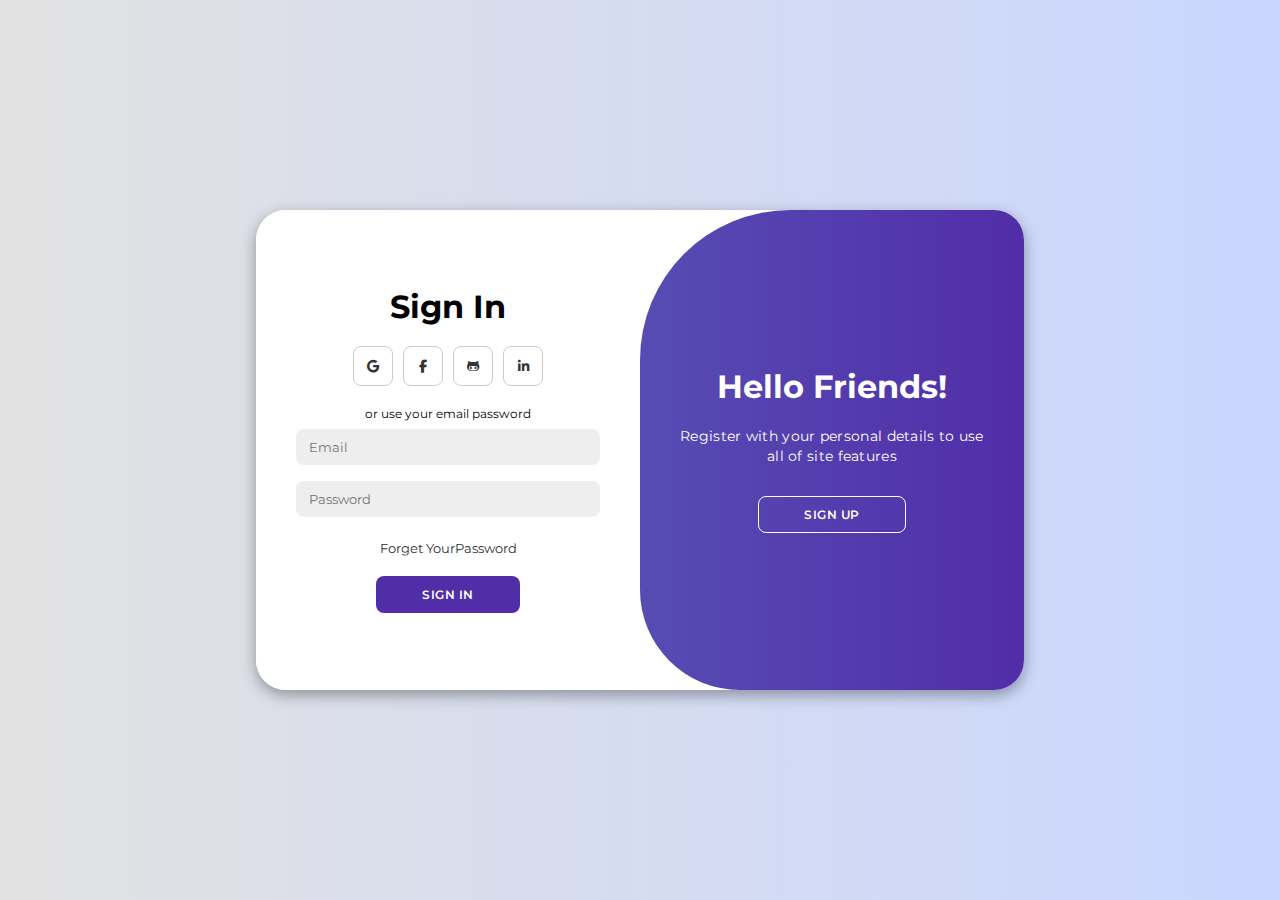
<file: BASIC/LOGIN PAGE/1/index.html>
<!DOCTYPE html>
<html lang="en">
<head>
    <meta charset="UTF-8">
    <meta name="viewport" content="width=device-width, initial-scale=1.0">
    <link rel="stylesheet" href="https://cdnjs.cloudflare.com/ajax/libs/font-awesome/6.4.2/css/all.min.css">
    <link rel="stylesheet" href="style.css">
    <title>Login Page</title>
</head>
<body>
    
    <div class="container" id="container">
        <div class="form-container sign-up">
            <form>
                <h1>Create Account</h1>
                <div class="social-icons">
                    <a href="#" class="icon"><i class="fa-brands fa-google"></i></a>
                    <a href="#" class="icon"><i class="fa-brands fa-facebook-f"></i></i></a>
                    <a href="#" class="icon"><i class="fa-brands fa-github-alt"></i></a>
                    <a href="#" class="icon"><i class="fa-brands fa-linkedin-in"></i></i></a>
                </div>
                <span> or use your email for registration </span>
                <input type="text" placeholder="Name">
                <input type="email" placeholder="Email">
                <input type="password" placeholder="Password">
                <button>Sign Up</button>
            </form>
        </div>
        <div class="form-container sign-in">
            <form>
                <h1>Sign In</h1>
                <div class="social-icons">
                    <a href="#" class="icon"><i class="fa-brands fa-google"></i></a>
                    <a href="#" class="icon"><i class="fa-brands fa-facebook-f"></i></i></a>
                    <a href="#" class="icon"><i class="fa-brands fa-github-alt"></i></a>
                    <a href="#" class="icon"><i class="fa-brands fa-linkedin-in"></i></i></a>
                </div>
                <span> or use your email password </span>
                <input type="email" placeholder="Email">
                <input type="password" placeholder="Password">
                <a href="#">Forget YourPassword</a>
                <button>Sign In</button>
            </form>
        </div>
        <div class="toggle-container">
            <div class="toggle">
                <div class="toggle-panel toggle-left">
                    <h1>Welcome Back!</h1>
                    <p>Enter your personal details to use all of site features</p>
                    <button class="hidden" id="login">Sign In</button>
                </div>
                <div class="toggle-panel toggle-right">
                    <h1>Hello Friends!</h1>
                    <p>Register with your personal details to use all of site features</p>
                    <button class="hidden" id="register">Sign Up</button>
                </div>
            </div>
        </div>
    </div>

    <script src="script.js"></script>
</body>
</html>
</file>
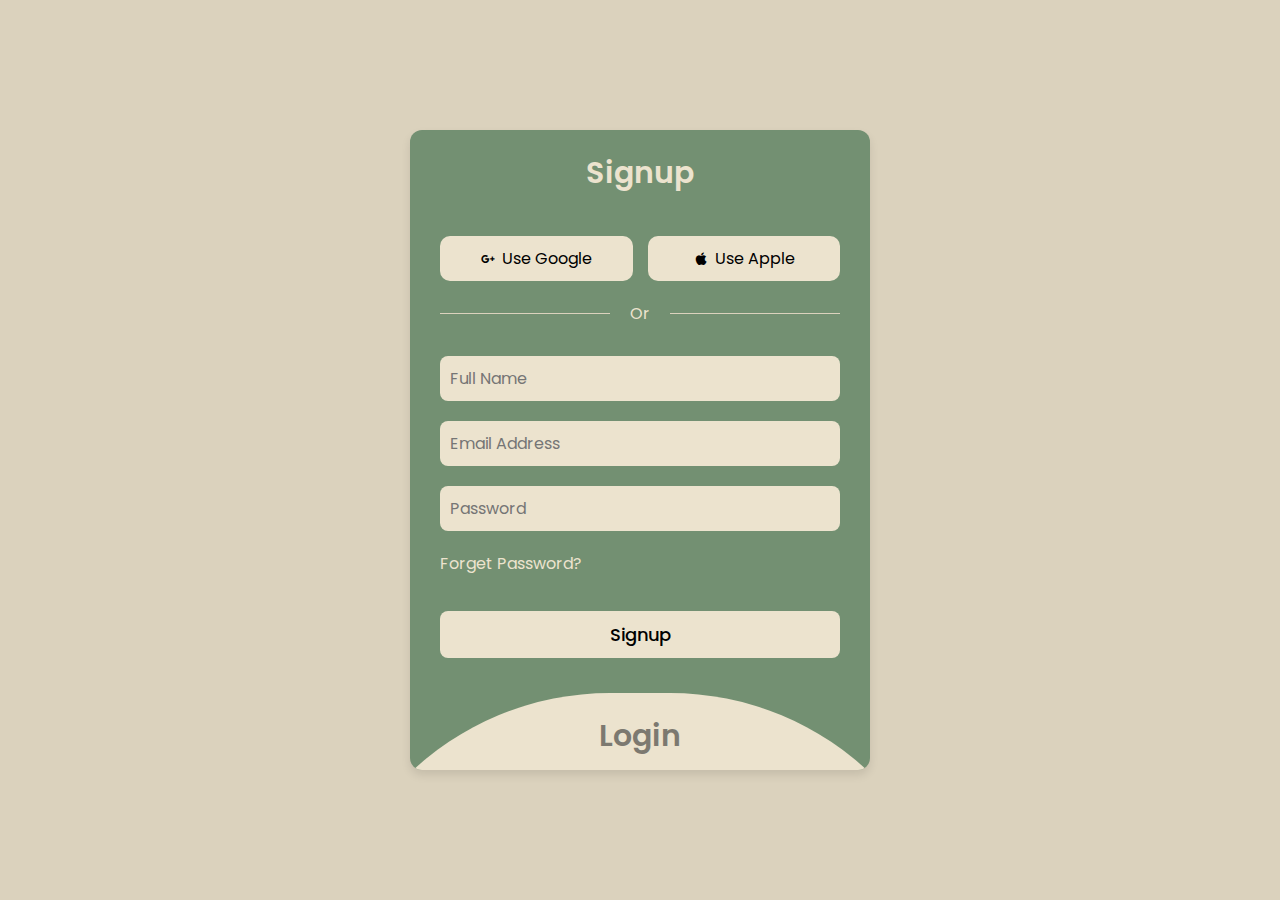
<file: BASIC/LOGIN PAGE/2/index.html>
<!DOCTYPE html>
<html lang="en">
<head>
    <meta charset="UTF-8">
    <meta name="viewport" content="width=device-width, initial-scale=1.0">
    <link href='https://unpkg.com/boxicons@2.1.4/css/boxicons.min.css' rel='stylesheet'>
    <link rel="stylesheet" href="style.css">
    <title>Second Login Page
    </title>
</head>
<body>
    <div class="container">
        <div class="signup-section">
            <header>Signup</header>

            <div class="social-buttons">
                <button><i class='bx bxl-google-plus'></i>Use Google</button>
                <button><i class='bx bxl-apple' ></i>Use Apple</button>
            </div>
            <div class="separator">
                <div class="line"></div>
                <p>Or</p>
                <div class="line"></div>
            </div>

            <form>
                <input type="text" placeholder="Full Name" required>
                <input type="email" placeholder="Email Address" required>
                <input type="password" placeholder="Password">
                <a href="#">Forget Password?</a>
                <button type="submit" class="btn">Signup</button>
            </form>
        </div>

        <div class="login-section">
            <header>Login</header>

            <div class="social-buttons">
                <button><i class='bx bxl-google-plus'></i>Use Google</button>
                <button><i class='bx bxl-apple' ></i>Use Apple</button>
            </div>
            <div class="separator">
                <div class="line"></div>
                <p>Or</p>
                <div class="line"></div>
            </div>

            <form>
                <input type="email" placeholder="Email Address" required>
                <input type="password" placeholder="Password">
                <a href="#">Forget Password?</a>
                <button type="submit" class="btn">Login</button>
            </form>
        </div>
    </div>

    <script src="script.js"></script>
</body>
</html>
</file>
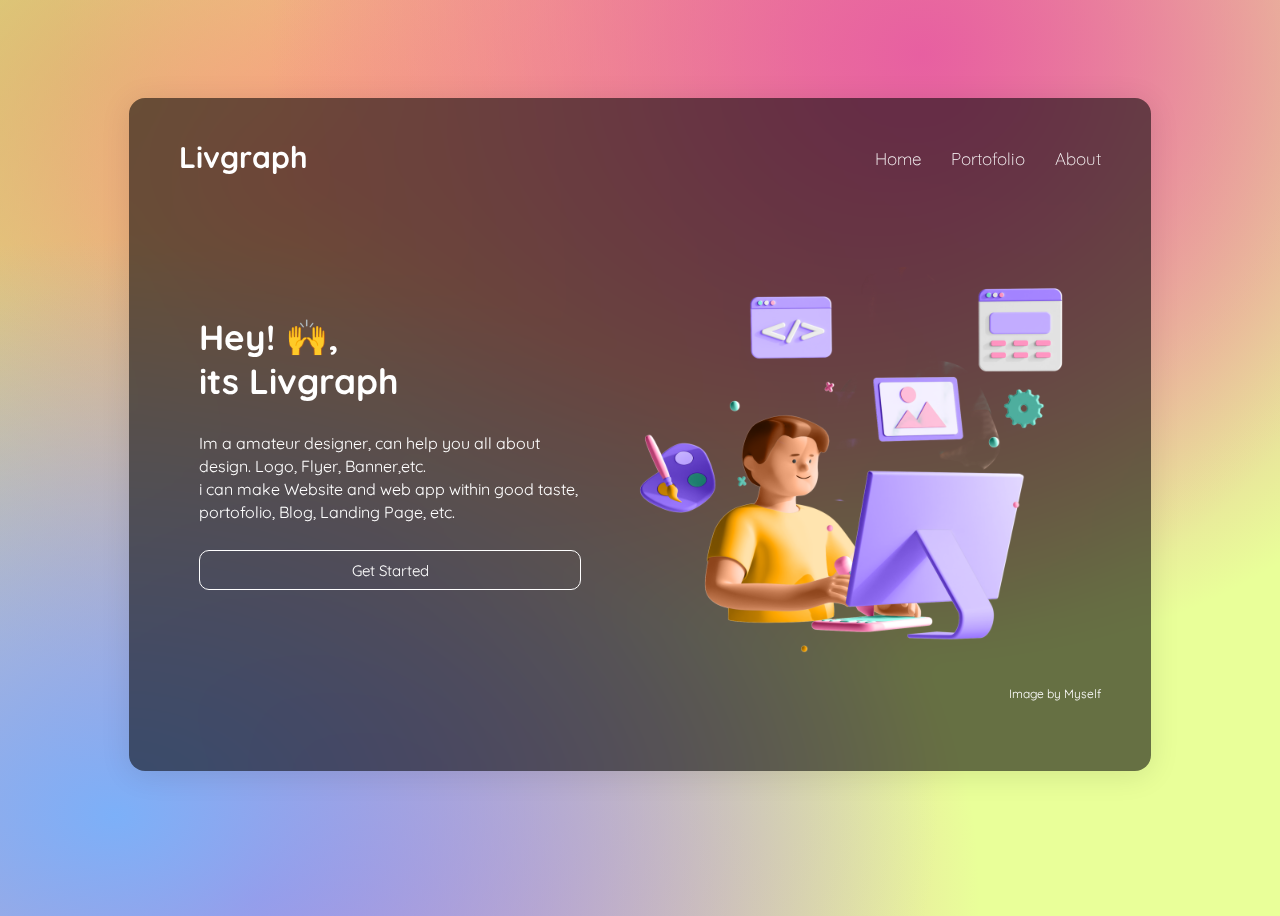
<file: BASIC/PORTOPAGE/1/index.html>
<!DOCTYPE html>
<html lang="en">
<head>
    <meta charset="UTF-8">
    <meta name="viewport" content="width=device-width, initial-scale=1.0">
    <link rel="stylesheet" href="style.css">
    <title>Simplest Portfolio Design</title>
</head>
<body>
    <div class="container">
        <div class="glass-container">
            <nav class="navbar">
                <div class="logo"><a href="#">Livgraph</a></div>
                <ul class="nav-links">
                    <li class="nav-link"><a href="#">Home</a></li>
                    <li class="nav-link"><a href="#">Portofolio</a></li>
                    <li class="nav-link"><a href="#">About</a></li>
                </ul>
            </nav>
            <div class="content">
                <div class="main">
                    <h2>Hey! 🙌,<br>its Livgraph</h2>
                    <p>
                        Im a amateur designer, can help you all about design. Logo, Flyer, Banner,etc.
                        <br>
                        i can make Website and web app within good taste, portofolio, Blog, Landing Page, etc. 
                    </p>
                    <button>Get Started</button>
                </div>
                <div class="image-wrapper">
                    <img src="webcover.png">
                    <div class="attrebute">
                        <a href="https://www.behance.net/syafiqusyafiqu">Image by Myself</a>

                    </div>
                </div>
            </div>
        </div>
    </div>
</body>
</html>
</file>
<file: BASIC/LOGIN PAGE/1/style.css>
@import url('https://fonts.googleapis.com/css2?family=Montserrat:wght@300;400;500;600;700&display=swap');

*{
    margin: 0;
    padding: 0;
    box-sizing: border-box;
    font-family: 'Montserrat', sans-serif;
}

body{
    background-color: #c9d6ff;
    background: linear-gradient(to right, #e2e2e2, #c9d6ff) ;
    display: flex;
    align-items: center;
    justify-content: center;
    flex-direction: column;
    height: 100vh;
}

.container{
    background-color: #fff;
    border-radius: 30px;
    box-shadow: 0 5px 15px rgba(0, 0, 0, 0.35);
    position: relative;
    overflow: hidden;
    width: 768px;
    max-width: 100%;
    min-height: 480px;
}

.container p{
    font-size: 14px;
    line-height: 20px;
    letter-spacing: 0.3px;
    margin: 20px 0;
}

.container span{
    font-size: 12px;
}

.container a{
    color: #333;
    font-size: 13px;
    text-decoration: none;
    margin: 15px 0 10px;
}

.container button{
    background-color: #512da8;
    color: #fff;
    font-size: 12px;
    padding: 10px 45px;
    border: 1px solid transparent;
    border-radius: 8px;
    font-weight: 600;
    letter-spacing: 0.5px;
    text-transform: uppercase;
    margin-top: 10px;
    cursor: pointer;
}

.container button.hidden{
    background-color: transparent;
    border-color: #fff;
}

.container form{
    background-color: #fff;
    display: flex;
    align-items: center;
    justify-content: center;
    flex-direction: column;
    padding: 0 40px;
    height: 100%;
}

.container input{
    background-color: #eee;
    border: none;
    margin: 8px 0;
    padding: 10px 13px;
    font-size: 13px;
    border-radius: 8px;
    width: 100%;
    outline: none;
}

.form-container{
    position: absolute;
    top: 0;
    height: 100%;
    transition: all 0.6s ease-in-out;
}

.sign-in{
    left: 0;
    width: 50%;
    z-index: 2;
}

.container.active .sign-in{
    transform: translateX(100%);
}

.sign-up{
    left: 0;
    width: 50%;
    opacity: 0;
    z-index: 1;
}

.container.active .sign-up{
    transform: translateX(100%);
    opacity: 1;
    z-index: 5;
    animation: move 0.6s;
}

@keyframes move{
    0%, 49.99%{
        opacity: 0;
        z-index: 1;
    }
    50%, 100%{
        opacity: 1;
        z-index: 5;
    }
}

.social-icons{
    margin: 20px 0;
}

.social-icons a{
    border: 1px solid #ccc;
    border-radius: 20%;
    display: inline-flex;
    justify-content: center;
    align-items: center;
    margin: 0 3px;
    width: 40px;
    height: 40px;
}

.toggle-container{
    position: absolute;
    top: 0;
    left: 50%;
    width: 50%;
    height: 100%;
    overflow: hidden;
    transition: all 0.6s ease-in-out;
    border-radius: 150px 0 0 100px;
    z-index: 1000;
}

.container.active .toggle-container{
    transform: translateX(-100%);
    border-radius: 0 150px 100px 0;
}

.toggle{
    background-color: #512da8;
    height: 100%;
    background: linear-gradient(to right, #5c6bc0, #512da8);
    color: #fff;
    position: relative;
    left: -100%;
    height: 100%;
    width: 200%;
    transform: translateX(0);
    transition: all 0.6s ease-in-out;
}

.container.active .toggle{
    transform: translateX(50%);
}

.toggle-panel{
    position: absolute;
    width: 50%;
    height: 100%;
    display: flex;
    align-items: center;
    justify-content: center;
    flex-direction: column;
    padding: 0 30px;
    text-align: center;
    top: 0;
    transform: translateX(0);
    transition: all 0.6s ease-in-out;
}

.toggle-left{
    transform: translateX(-200%);
}

.container.active .toggle-left{
    transform: translateX(0);
}

.toggle-right{
    right: 0;
    transform: translateX(0);
}

.container.active .toggle-right{
    transform: translateX(200%);
}
</file>
<file: BASIC/LOGIN PAGE/2/style.css>
@import url('https://fonts.googleapis.com/css2?family=Poppins:wght@400;500;600;700;800&display=swap');

*{
    margin: 0;
    padding: 0;
    box-sizing: border-box;
    font-family: 'Poppins', sans-serif;

}

a{
    text-decoration: none;
}

body{
    height: 100vh;
    display: flex;
    align-items: center;
    justify-content: center;
    background: #dbd2bd;
}

.container{
    position: relative;
    width: 460px;
    height: 640px;
    border-radius: 12px;
    padding: 20px 30px 120px;
    background: #739072;
    box-shadow: 0 5px 10px rgba(0, 0, 0, 0.1);
    overflow: hidden;
}

.login-section{
    position: absolute;
    left: 50%;
    bottom: -88%;
    transform: translateX(-50%);
    width: calc(100% + 180px);
    padding: 20px 140px;
    background: #ECE3CE;
    border-radius: 290px;
    height: 100%;
    transition: all 0.6s ease;
}

.login-section header,
.signup-section header{
    font-size: 30px;
    text-align: center;
    color: #ECE3CE;
    font-weight: 600;
    cursor: pointer;
}

.login-section header{
    color: #333;
    opacity: 0.6;
}

.social-buttons{
    margin-top: 40px;
    display: flex;
    align-items: center;
    gap: 15px;
}

.social-buttons button{
    width: 100%;
    padding: 10px;
    background: #ECE3CE;
    border: none;
    border-radius: 10px;
    font-size: 16px;
    display: flex;
    align-items: center;
    justify-content: center;
    gap: 6px;
    cursor: pointer;
}

.login-section .social-buttons button{
    border: 1px solid #000;
}

.login-section.social-buttons button i,
.signup-section.social-buttons button i{
    font-size: 25px;
}

.separator{
    margin-top: 20px;
    display: flex;
    align-items: center;
    gap: 20px;
}

.separator .line{
    width: 100%;
    height: 1px;
    background: #dbd2bd;
}

.separator p{
    color: #ECE3CE;
}

.login-section .separator p{
    color: #333;
}

.container form{
    display: flex;
    flex-direction: column;
    gap: 20px;
    margin-top: 30px;
}

form input{
    outline: none;
    border: none;
    padding: 10px;
    font-size: 16px;
    color: #333;
    font-weight: 400;
    border-radius: 8px;
    background: #ECE3CE;
}

.login-section input{
    border: 1px solid #dbd2bd;
}

form a{
    color: #333;
}

.signup-section form a{
    color: #ECE3CE;
}

form .btn{
    margin-top: 15px;
    border: none;
    padding: 10px 15px;
    border-radius: 8px;
    font-size: 18px;
    font-weight: 500;
    cursor: pointer;
}

.signup-section .btn{
    background: #ECE3CE;
    border: none;
}

.login-section .btn{
    color: #ECE3CE;
    background: #739072;
    border: none;
}

.container.active .login-section{
    bottom: -12%;
    border-radius: 220px;
    box-shadow: 0 -5px 10px rgba(0, 0, 0, 0.1);
}

.container.active .login-section header{
    opacity: 1;
}

.container.active .signup-section header{
    opacity: 0.4;
    transition: all 0.6s ease-in-out;
}
</file>
<file: BASIC/PORTOPAGE/1/style.css>
@import url('https://fonts.googleapis.com/css2?family=Quicksand:wght@300..700&display=swap');

*{
    font-family: 'Quicksand', sans-serif;
}

a{
    text-decoration: none;
    color: #fff;
}

body{
    color: #fff;
    background-color: #e9ff99;
    background-image: 
    radial-gradient(at 9% 89%, hsla(215, 90%, 73%, 1) 0px, transparent 50%),
        radial-gradient(at 72% 6%, hsla(331, 74%, 64%, 1) 0px, transparent 50%),
        radial-gradient(at 24% 19%, hsla(14, 90%, 74%, 1) 0px, transparent 50%),
        radial-gradient(at 65% 6%, hsla(6, 79%, 76%, 1) 0px, transparent 50%),
        radial-gradient(at 20% 98%, hsla(316, 72%, 64%, 1) 0px, transparent 50%),
        radial-gradient(at 44% 9%, hsla(40, 96%, 77%, 1) 0px, transparent 50%),
        radial-gradient(at 10% 9%, hsla(76, 65%, 63%, 1) 0px, transparent 50%);
    min-height: 100vh;
}

.container{
    display: flex;
    justify-content: center;
}

.glass-container{
    display: block;
    max-width: 72vw;
    margin-top: 10vh;
    margin-bottom: 30px;
    background: rgba(0, 0, 0, 0.56);
    padding: 50px;
    border-radius: 16px;
    box-shadow: 0 4px 30px rgba(0, 0, 0, 0.1);
    backdrop-filter: blur(11.6px);
    -webkit-backdrop-filter: blur(11.6px);
}

.logo{
    display: inline-block;
    font-size: 30px;
    font-weight: 700;
    margin-top: -10px;
}

ul.nav-links{
    margin: 0;
    float: right;
    display: flex;
    list-style: none;
}

li.nav-link{
    display: inline-block;
    margin-left: 30px;
    font-size: 17px;
    font-weight: 300;
}

.content{
    display: flex;
    width: 100%;
}

.main{
    margin-top: 10vh;
    display: inline-block;
    padding: 20px;
}

.main h2{
    font-size: 35px; 
}

.main p{
    font-size: 16px;
    line-height: 23px;
}

button{
    margin-top: 10px;
    width: 100%;
    height: 40px;
    font-size: 15px;
    color: #fff;
    background-color: transparent;
    border: 1px solid #fff;
    border-radius: 10px;
    cursor: pointer;
    transition: all 0.3s ease;
}

button:hover{
    border-color: #2668db;
    background-color: #2668db;
}

.image-wrapper{
    display: flex;
    margin-top: 5vh;
    position: relative;
}

.image-wrapper img{
    max-width: 500px;
}

.attrebute{
    position: absolute;
    bottom: 20px;
    right: 0;
    font-size: 12px;
}

@media screen and (max-width:
1075px){
    .content{
        flex-direction: column;
    }
}

@media screen and (max-width:720px){
    .logo{
        font-size: 22px;
    }
    li.nav-link{
        font-size: 13px;
    }
    .main h2{
        font-size: 28px;
    }
    .main p{
        font-size: 15px;
    }
    button{
        font-size: 13px;
    }
    .image-wrapper img{
        max-width: 400px;
    }
}
</file>
